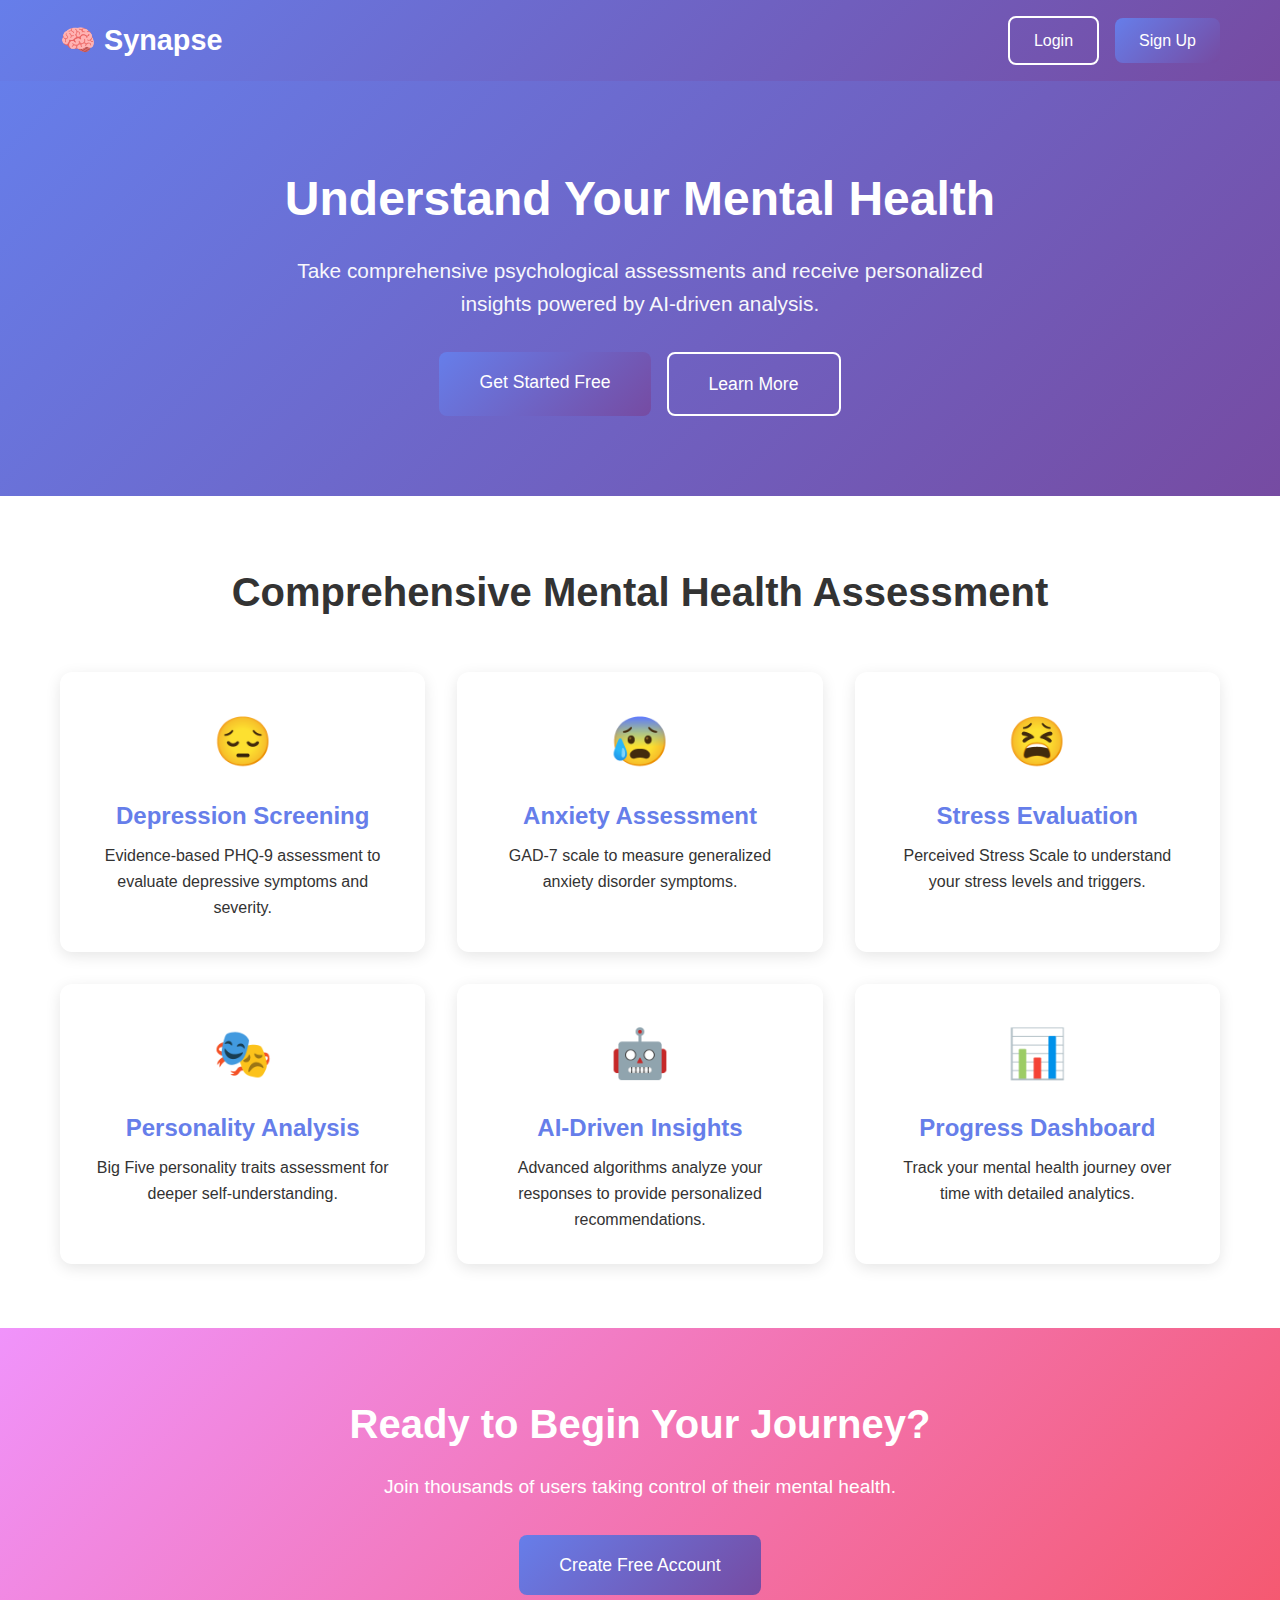
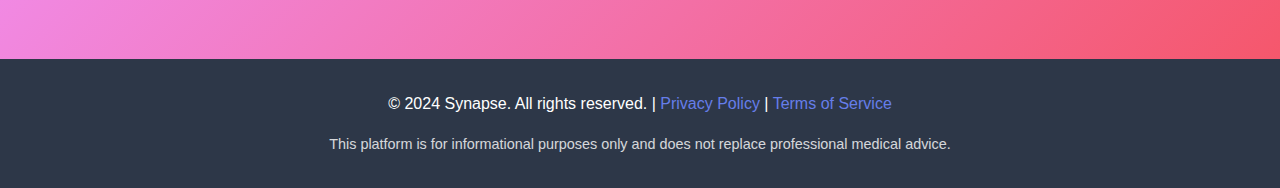
<file: Synapse/src/main/webapp/index.html>
<!DOCTYPE html>
<html lang="en">
<head>
    <meta charset="UTF-8">
    <meta name="viewport" content="width=device-width, initial-scale=1.0">
    <title>Synapse - Mental Health Assessment Platform</title>
    <link rel="stylesheet" href="css/style.css">
</head>
<body>
    <nav class="navbar">
        <div class="container">
            <div class="nav-brand">
                <h1>🧠 Synapse</h1>
            </div>
            <div class="nav-links">
                <a href="login.html" class="btn btn-outline">Login</a>
                <a href="signup.html" class="btn btn-primary">Sign Up</a>
            </div>
        </div>
    </nav>

    <section class="hero">
        <div class="container">
            <div class="hero-content">
                <h1 class="hero-title">Understand Your Mental Health</h1>
                <p class="hero-subtitle">
                    Take comprehensive psychological assessments and receive personalized insights 
                    powered by AI-driven analysis.
                </p>
                <div class="hero-buttons">
                    <a href="signup.html" class="btn btn-primary btn-large">Get Started Free</a>
                    <a href="#features" class="btn btn-outline btn-large">Learn More</a>
                </div>
            </div>
        </div>
    </section>

    <section id="features" class="features">
        <div class="container">
            <h2 class="section-title">Comprehensive Mental Health Assessment</h2>
            
            <div class="feature-grid">
                <div class="feature-card">
                    <div class="feature-icon">😔</div>
                    <h3>Depression Screening</h3>
                    <p>Evidence-based PHQ-9 assessment to evaluate depressive symptoms and severity.</p>
                </div>
                
                <div class="feature-card">
                    <div class="feature-icon">😰</div>
                    <h3>Anxiety Assessment</h3>
                    <p>GAD-7 scale to measure generalized anxiety disorder symptoms.</p>
                </div>
                
                <div class="feature-card">
                    <div class="feature-icon">😫</div>
                    <h3>Stress Evaluation</h3>
                    <p>Perceived Stress Scale to understand your stress levels and triggers.</p>
                </div>
                
                <div class="feature-card">
                    <div class="feature-icon">🎭</div>
                    <h3>Personality Analysis</h3>
                    <p>Big Five personality traits assessment for deeper self-understanding.</p>
                </div>
                
                <div class="feature-card">
                    <div class="feature-icon">🤖</div>
                    <h3>AI-Driven Insights</h3>
                    <p>Advanced algorithms analyze your responses to provide personalized recommendations.</p>
                </div>
                
                <div class="feature-card">
                    <div class="feature-icon">📊</div>
                    <h3>Progress Dashboard</h3>
                    <p>Track your mental health journey over time with detailed analytics.</p>
                </div>
            </div>
        </div>
    </section>

    <section class="cta">
        <div class="container">
            <h2>Ready to Begin Your Journey?</h2>
            <p>Join thousands of users taking control of their mental health.</p>
            <a href="signup.html" class="btn btn-primary btn-large">Create Free Account</a>
        </div>
    </section>

    <footer class="footer">
        <div class="container">
            <p>&copy; 2024 Synapse. All rights reserved. | <a href="#">Privacy Policy</a> | <a href="#">Terms of Service</a></p>
            <p class="disclaimer">This platform is for informational purposes only and does not replace professional medical advice.</p>
        </div>
    </footer>

    <script src="js/app.js"></script>
</body>
</html>
</file>
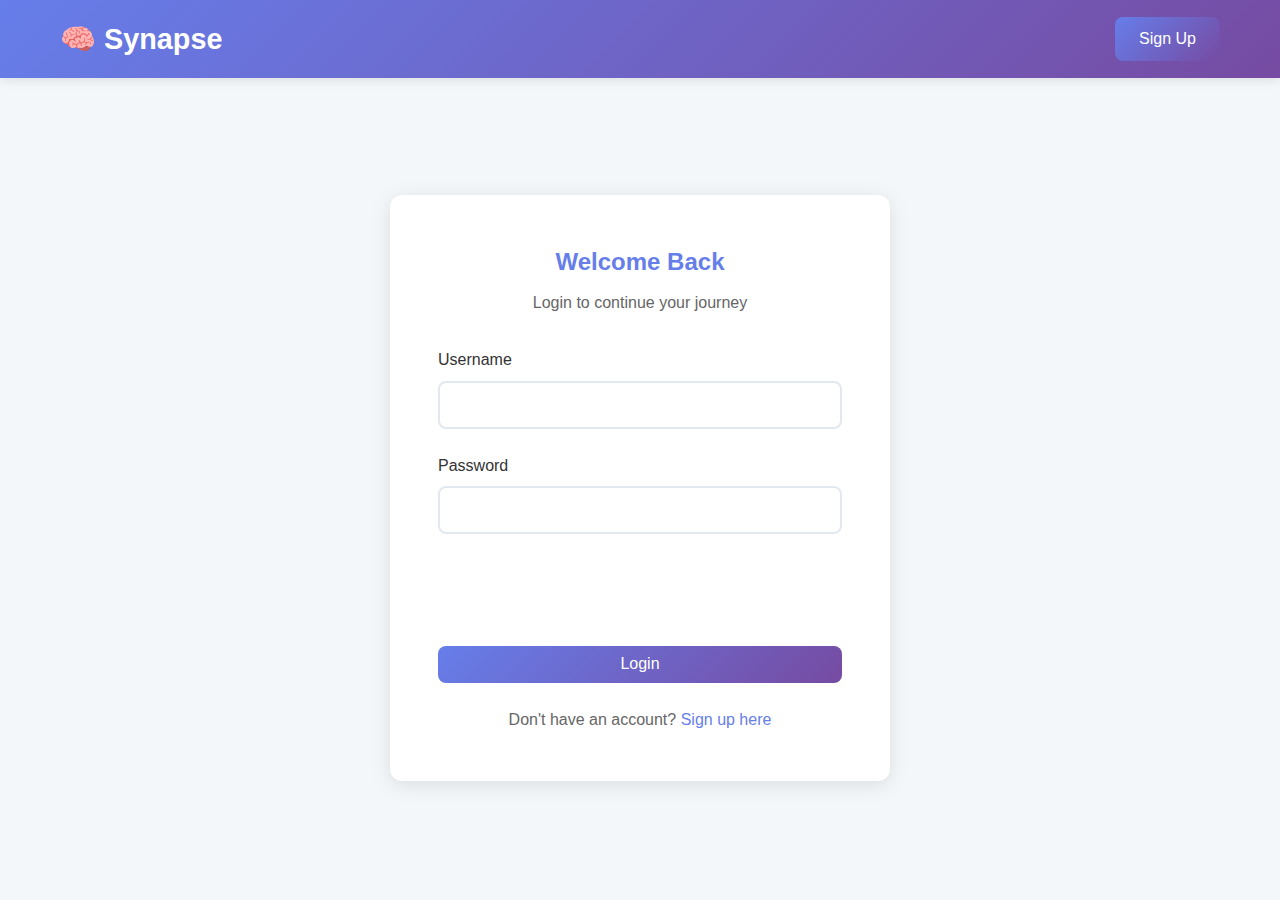
<file: Synapse/src/main/webapp/login.html>
<!DOCTYPE html>
<html lang="en">
<head>
    <meta charset="UTF-8">
    <meta name="viewport" content="width=device-width, initial-scale=1.0">
    <title>Login - Synapse</title>
    <link rel="stylesheet" href="css/style.css">
</head>
<body>
    <nav class="navbar">
        <div class="container">
            <div class="nav-brand">
                <a href="index.html"><h1>🧠 Synapse</h1></a>
            </div>
            <div class="nav-links">
                <a href="signup.html" class="btn btn-primary">Sign Up</a>
            </div>
        </div>
    </nav>

    <div class="auth-container">
        <div class="auth-box">
            <h2>Welcome Back</h2>
            <p class="auth-subtitle">Login to continue your journey</p>
            
            <form id="loginForm" class="auth-form">
                <div class="form-group">
                    <label for="username">Username</label>
                    <input type="text" id="username" name="username" required>
                </div>
                
                <div class="form-group">
                    <label for="password">Password</label>
                    <input type="password" id="password" name="password" required>
                </div>
                
                <div id="message" class="message"></div>
                
                <button type="submit" class="btn btn-primary btn-block">Login</button>
            </form>
            
            <p class="auth-footer">
                Don't have an account? <a href="signup.html">Sign up here</a>
            </p>
        </div>
    </div>

    <script src="js/app.js"></script>
    <script>
        document.getElementById('loginForm').addEventListener('submit', async (e) => {
            e.preventDefault();
            
            const formData = new FormData(e.target);
            const messageDiv = document.getElementById('message');
            
            try {
                const response = await fetch('login', {
                    method: 'POST',
                    body: formData
                });
                
                const data = await response.json();
                
                if (data.success) {
                    messageDiv.className = 'message success';
                    messageDiv.textContent = 'Login successful! Redirecting...';
                    setTimeout(() => {
                        window.location.href = 'dashboard.html';
                    }, 1000);
                } else {
                    messageDiv.className = 'message error';
                    messageDiv.textContent = data.message || 'Login failed';
                }
            } catch (error) {
                messageDiv.className = 'message error';
                messageDiv.textContent = 'Network error. Please try again.';
            }
        });
    </script>
</body>
</html>
</file>
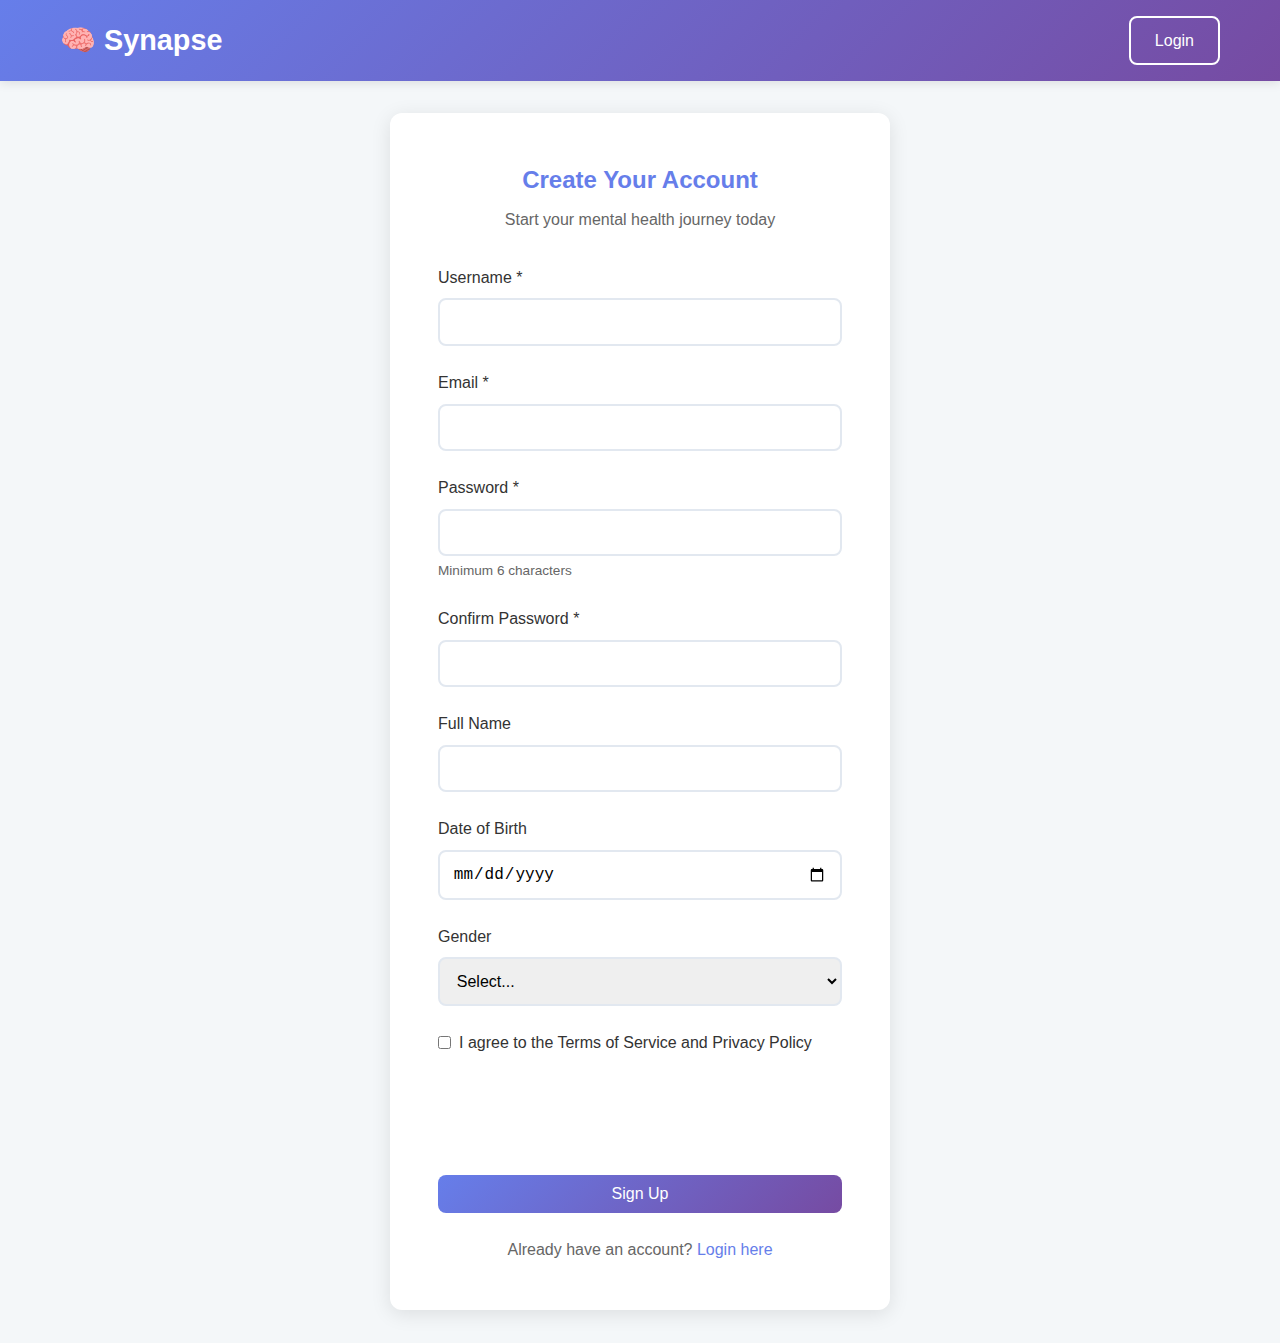
<file: Synapse/src/main/webapp/signup.html>
<!DOCTYPE html>
<html lang="en">
<head>
    <meta charset="UTF-8">
    <meta name="viewport" content="width=device-width, initial-scale=1.0">
    <title>Sign Up - Synapse</title>
    <link rel="stylesheet" href="css/style.css">
</head>
<body>
    <nav class="navbar">
        <div class="container">
            <div class="nav-brand">
                <a href="index.html"><h1>🧠 Synapse</h1></a>
            </div>
            <div class="nav-links">
                <a href="login.html" class="btn btn-outline">Login</a>
            </div>
        </div>
    </nav>

    <div class="auth-container">
        <div class="auth-box">
            <h2>Create Your Account</h2>
            <p class="auth-subtitle">Start your mental health journey today</p>
            
            <form id="signupForm" class="auth-form">
                <div class="form-group">
                    <label for="username">Username *</label>
                    <input type="text" id="username" name="username" required>
                </div>
                
                <div class="form-group">
                    <label for="email">Email *</label>
                    <input type="email" id="email" name="email" required>
                </div>
                
                <div class="form-group">
                    <label for="password">Password *</label>
                    <input type="password" id="password" name="password" required minlength="6">
                    <small>Minimum 6 characters</small>
                </div>
                
                <div class="form-group">
                    <label for="confirmPassword">Confirm Password *</label>
                    <input type="password" id="confirmPassword" name="confirmPassword" required>
                </div>
                
                <div class="form-group">
                    <label for="fullName">Full Name</label>
                    <input type="text" id="fullName" name="fullName">
                </div>
                
                <div class="form-group">
                    <label for="dateOfBirth">Date of Birth</label>
                    <input type="date" id="dateOfBirth" name="dateOfBirth">
                </div>
                
                <div class="form-group">
                    <label for="gender">Gender</label>
                    <select id="gender" name="gender">
                        <option value="">Select...</option>
                        <option value="Male">Male</option>
                        <option value="Female">Female</option>
                        <option value="Non-binary">Non-binary</option>
                        <option value="Prefer not to say">Prefer not to say</option>
                    </select>
                </div>
                
                <div class="form-group">
                    <label class="checkbox-label">
                        <input type="checkbox" id="terms" required>
                        I agree to the Terms of Service and Privacy Policy
                    </label>
                </div>
                
                <div id="message" class="message"></div>
                
                <button type="submit" class="btn btn-primary btn-block">Sign Up</button>
            </form>
            
            <p class="auth-footer">
                Already have an account? <a href="login.html">Login here</a>
            </p>
        </div>
    </div>

    <script src="js/app.js"></script>
    <script>
        document.getElementById('signupForm').addEventListener('submit', async (e) => {
            e.preventDefault();
            
            const password = document.getElementById('password').value;
            const confirmPassword = document.getElementById('confirmPassword').value;
            const messageDiv = document.getElementById('message');
            
            if (password !== confirmPassword) {
                messageDiv.className = 'message error';
                messageDiv.textContent = 'Passwords do not match!';
                return;
            }
            
            const formData = new FormData(e.target);
            
            try {
                const response = await fetch('signup', {
                    method: 'POST',
                    body: formData
                });
                
                const data = await response.json();
                
                if (data.success) {
                    messageDiv.className = 'message success';
                    messageDiv.textContent = 'Registration successful! Redirecting to login...';
                    setTimeout(() => {
                        window.location.href = 'login.html';
                    }, 2000);
                } else {
                    messageDiv.className = 'message error';
                    messageDiv.textContent = data.message || 'Registration failed';
                }
            } catch (error) {
                messageDiv.className = 'message error';
                messageDiv.textContent = 'Network error. Please try again.';
            }
        });
    </script>
</body>
</html>
</file>
<file: Synapse/src/main/webapp/css/style.css>
/* Reset and Base Styles */
* {
    margin: 0;
    padding: 0;
    box-sizing: border-box;
}

body {
    font-family: 'Segoe UI', Tahoma, Geneva, Verdana, sans-serif;
    line-height: 1.6;
    color: #333;
    background: #f4f7f9;
}

.container {
    max-width: 1200px;
    margin: 0 auto;
    padding: 0 20px;
}

/* Navigation */
.navbar {
    background: linear-gradient(135deg, #667eea 0%, #764ba2 100%);
    color: white;
    padding: 1rem 0;
    box-shadow: 0 2px 10px rgba(0,0,0,0.1);
}

.navbar .container {
    display: flex;
    justify-content: space-between;
    align-items: center;
}

.nav-brand h1 {
    font-size: 1.8rem;
    font-weight: 600;
}

.nav-brand a {
    color: white;
    text-decoration: none;
}

.nav-links {
    display: flex;
    gap: 1rem;
    align-items: center;
}

.welcome-text {
    margin-right: 1rem;
    font-weight: 500;
}

/* Buttons */
.btn {
    padding: 0.6rem 1.5rem;
    border: none;
    border-radius: 8px;
    cursor: pointer;
    font-size: 1rem;
    font-weight: 500;
    text-decoration: none;
    display: inline-block;
    transition: all 0.3s ease;
}

.btn-primary {
    background: linear-gradient(135deg, #667eea 0%, #764ba2 100%);
    color: white;
}

.btn-primary:hover {
    transform: translateY(-2px);
    box-shadow: 0 5px 15px rgba(102, 126, 234, 0.4);
}

.btn-outline {
    background: transparent;
    color: white;
    border: 2px solid white;
}

.btn-outline:hover {
    background: white;
    color: #667eea;
}

.btn-large {
    padding: 1rem 2.5rem;
    font-size: 1.1rem;
}

.btn-block {
    width: 100%;
    display: block;
}

/* Hero Section */
.hero {
    background: linear-gradient(135deg, #667eea 0%, #764ba2 100%);
    color: white;
    padding: 5rem 0;
    text-align: center;
}

.hero-title {
    font-size: 3rem;
    margin-bottom: 1rem;
    font-weight: 700;
}

.hero-subtitle {
    font-size: 1.3rem;
    margin-bottom: 2rem;
    opacity: 0.95;
    max-width: 700px;
    margin-left: auto;
    margin-right: auto;
}

.hero-buttons {
    display: flex;
    gap: 1rem;
    justify-content: center;
    flex-wrap: wrap;
}

/* Features Section */
.features {
    padding: 4rem 0;
    background: white;
}

.section-title {
    text-align: center;
    font-size: 2.5rem;
    margin-bottom: 3rem;
    color: #333;
}

.feature-grid {
    display: grid;
    grid-template-columns: repeat(auto-fit, minmax(300px, 1fr));
    gap: 2rem;
}

.feature-card {
    background: white;
    padding: 2rem;
    border-radius: 12px;
    box-shadow: 0 4px 15px rgba(0,0,0,0.1);
    text-align: center;
    transition: transform 0.3s ease;
}

.feature-card:hover {
    transform: translateY(-5px);
    box-shadow: 0 8px 25px rgba(0,0,0,0.15);
}

.feature-icon {
    font-size: 3rem;
    margin-bottom: 1rem;
}

.feature-card h3 {
    font-size: 1.5rem;
    margin-bottom: 0.5rem;
    color: #667eea;
}

/* CTA Section */
.cta {
    background: linear-gradient(135deg, #f093fb 0%, #f5576c 100%);
    color: white;
    padding: 4rem 0;
    text-align: center;
}

.cta h2 {
    font-size: 2.5rem;
    margin-bottom: 1rem;
}

.cta p {
    font-size: 1.2rem;
    margin-bottom: 2rem;
}

/* Footer */
.footer {
    background: #2d3748;
    color: white;
    padding: 2rem 0;
    text-align: center;
}

.footer a {
    color: #667eea;
    text-decoration: none;
}

.disclaimer {
    margin-top: 1rem;
    font-size: 0.9rem;
    opacity: 0.8;
}

/* Auth Pages */
.auth-container {
    min-height: calc(100vh - 80px);
    display: flex;
    align-items: center;
    justify-content: center;
    padding: 2rem 0;
}

.auth-box {
    background: white;
    padding: 3rem;
    border-radius: 12px;
    box-shadow: 0 4px 20px rgba(0,0,0,0.1);
    max-width: 500px;
    width: 100%;
}

.auth-box h2 {
    text-align: center;
    color: #667eea;
    margin-bottom: 0.5rem;
}

.auth-subtitle {
    text-align: center;
    color: #666;
    margin-bottom: 2rem;
}

.auth-form {
    display: flex;
    flex-direction: column;
    gap: 1.5rem;
}

.form-group {
    display: flex;
    flex-direction: column;
}

.form-group label {
    margin-bottom: 0.5rem;
    font-weight: 500;
    color: #333;
}

.form-group input,
.form-group select {
    padding: 0.8rem;
    border: 2px solid #e2e8f0;
    border-radius: 8px;
    font-size: 1rem;
    transition: border-color 0.3s ease;
}

.form-group input:focus,
.form-group select:focus {
    outline: none;
    border-color: #667eea;
}

.form-group small {
    font-size: 0.85rem;
    color: #666;
    margin-top: 0.25rem;
}

.checkbox-label {
    display: flex;
    align-items: center;
    gap: 0.5rem;
    cursor: pointer;
}

.checkbox-label input {
    width: auto;
}

.auth-footer {
    text-align: center;
    margin-top: 1.5rem;
    color: #666;
}

.auth-footer a {
    color: #667eea;
    font-weight: 500;
    text-decoration: none;
}

/* Messages */
.message {
    padding: 1rem;
    border-radius: 8px;
    margin: 1rem 0;
    font-weight: 500;
}

.message.success {
    background: #d4edda;
    color: #155724;
    border: 1px solid #c3e6cb;
}

.message.error {
    background: #f8d7da;
    color: #721c24;
    border: 1px solid #f5c6cb;
}

/* Dashboard */
.dashboard-container {
    padding: 3rem 0;
}

.page-title {
    text-align: center;
    font-size: 2.5rem;
    margin-bottom: 3rem;
    color: #333;
}

.dashboard-grid {
    display: grid;
    grid-template-columns: repeat(auto-fit, minmax(250px, 1fr));
    gap: 2rem;
    margin-bottom: 3rem;
}

.test-card {
    background: white;
    padding: 2rem;
    border-radius: 12px;
    box-shadow: 0 4px 15px rgba(0,0,0,0.1);
    text-align: center;
    transition: transform 0.3s ease;
}

.test-card:hover {
    transform: translateY(-5px);
    box-shadow: 0 8px 25px rgba(0,0,0,0.15);
}

.test-icon {
    font-size: 3rem;
    margin-bottom: 1rem;
}

.test-card h3 {
    font-size: 1.3rem;
    margin-bottom: 0.5rem;
    color: #333;
}

.test-card p {
    color: #666;
    margin-bottom: 1.5rem;
}

.results-section,
.history-section {
    background: white;
    padding: 2rem;
    border-radius: 12px;
    box-shadow: 0 4px 15px rgba(0,0,0,0.1);
    margin-bottom: 2rem;
}

.results-section h2,
.history-section h2 {
    margin-bottom: 1.5rem;
    color: #667eea;
}

.result-card {
    background: #f8f9fa;
    padding: 2rem;
    border-radius: 8px;
}

.result-summary {
    display: grid;
    grid-template-columns: repeat(auto-fit, minmax(200px, 1fr));
    gap: 2rem;
    margin-bottom: 2rem;
}

.score-item {
    text-align: center;
}

.score-item h4 {
    font-size: 1.1rem;
    margin-bottom: 0.5rem;
    color: #333;
}

.score-badge {
    display: inline-block;
    padding: 0.5rem 1rem;
    border-radius: 20px;
    font-weight: 600;
    margin: 0.5rem 0;
}

.level-low {
    background: #d4edda;
    color: #155724;
}

.level-moderate {
    background: #fff3cd;
    color: #856404;
}

.level-high {
    background: #f8d7da;
    color: #721c24;
}

.history-list {
    display: flex;
    flex-direction: column;
    gap: 1rem;
}

.history-item {
    display: flex;
    justify-content: space-between;
    padding: 1rem;
    background: #f8f9fa;
    border-radius: 8px;
    border-left: 4px solid #667eea;
}

.history-date {
    font-weight: 600;
    color: #667eea;
}

.loading {
    text-align: center;
    color: #666;
    padding: 2rem;
}

/* Test Pages */
.test-container {
    padding: 3rem 0;
}

.test-title {
    text-align: center;
    font-size: 2.5rem;
    margin-bottom: 1rem;
    color: #333;
}

.test-description {
    text-align: center;
    font-size: 1.1rem;
    color: #666;
    margin-bottom: 3rem;
    max-width: 800px;
    margin-left: auto;
    margin-right: auto;
}

.test-form {
    background: white;
    padding: 3rem;
    border-radius: 12px;
    box-shadow: 0 4px 20px rgba(0,0,0,0.1);
    max-width: 900px;
    margin: 0 auto;
}

.question-block {
    margin-bottom: 2.5rem;
    padding-bottom: 2rem;
    border-bottom: 1px solid #e2e8f0;
}

.question-block:last-of-type {
    border-bottom: none;
}

.question {
    font-size: 1.1rem;
    font-weight: 500;
    margin-bottom: 1rem;
    color: #333;
}

.options {
    display: flex;
    flex-direction: column;
    gap: 0.8rem;
    margin-left: 1rem;
}

.options label {
    display: flex;
    align-items: center;
    padding: 0.8rem;
    border: 2px solid #e2e8f0;
    border-radius: 8px;
    cursor: pointer;
    transition: all 0.3s ease;
}

.options label:hover {
    background: #f8f9fa;
    border-color: #667eea;
}

.options input[type="radio"] {
    margin-right: 0.8rem;
    cursor: pointer;
    width: 18px;
    height: 18px;
}

.options label:has(input:checked) {
    background: #f0f4ff;
    border-color: #667eea;
    font-weight: 500;
}

.trait-heading {
    color: #667eea;
    font-size: 1.5rem;
    margin: 2rem 0 1.5rem 0;
    padding-top: 2rem;
    border-top: 2px solid #e2e8f0;
}

.trait-heading:first-of-type {
    margin-top: 0;
    padding-top: 0;
    border-top: none;
}

/* Results Page */
.results-container {
    padding: 3rem 0;
}

.result-section {
    background: white;
    padding: 2.5rem;
    border-radius: 12px;
    box-shadow: 0 4px 15px rgba(0,0,0,0.1);
    margin-bottom: 2rem;
}

.result-section h2 {
    color: #667eea;
    margin-bottom: 1.5rem;
    font-size: 2rem;
}

.scores-grid {
    display: grid;
    grid-template-columns: repeat(auto-fit, minmax(200px, 1fr));
    gap: 2rem;
}

.score-card {
    text-align: center;
    padding: 1.5rem;
    background: #f8f9fa;
    border-radius: 8px;
}

.score-card h3 {
    font-size: 1.2rem;
    margin-bottom: 1rem;
    color: #333;
}

.score-value {
    font-size: 3rem;
    font-weight: 700;
    color: #667eea;
    margin-bottom: 0.5rem;
}

.personality-grid {
    display: flex;
    flex-direction: column;
    gap: 1.5rem;
}

.trait-bar {
    display: flex;
    flex-direction: column;
    gap: 0.5rem;
}

.trait-label {
    display: flex;
    justify-content: space-between;
    font-weight: 500;
    color: #333;
}

.progress-bar {
    height: 30px;
    background: #e2e8f0;
    border-radius: 15px;
    overflow: hidden;
}

.progress-fill {
    height: 100%;
    background: linear-gradient(135deg, #667eea 0%, #764ba2 100%);
    border-radius: 15px;
    transition: width 0.5s ease;
}

.assessment-text,
.recommendations-text {
    line-height: 1.8;
    color: #444;
    white-space: pre-line;
}

.disclaimer-section {
    background: #fff3cd;
    border-left: 4px solid #ffc107;
}

.disclaimer-section h3 {
    color: #856404;
    margin-bottom: 1rem;
}

.disclaimer-section p {
    color: #856404;
}

.action-buttons {
    display: flex;
    gap: 1rem;
    justify-content: center;
    margin-top: 2rem;
}

/* Print Styles */
@media print {
    .navbar,
    .action-buttons,
    .btn {
        display: none;
    }
    
    .results-container {
        padding: 0;
    }
    
    .result-section {
        box-shadow: none;
        page-break-inside: avoid;
    }
}

/* Responsive Design */
@media (max-width: 768px) {
    .hero-title {
        font-size: 2rem;
    }
    
    .hero-subtitle {
        font-size: 1.1rem;
    }
    
    .section-title {
        font-size: 2rem;
    }
    
    .feature-grid {
        grid-template-columns: 1fr;
    }
    
    .dashboard-grid {
        grid-template-columns: 1fr;
    }
    
    .auth-box {
        padding: 2rem;
    }
    
    .test-form {
        padding: 2rem;
    }
    
    .nav-links {
        flex-direction: column;
        gap: 0.5rem;
    }
}
</file>
